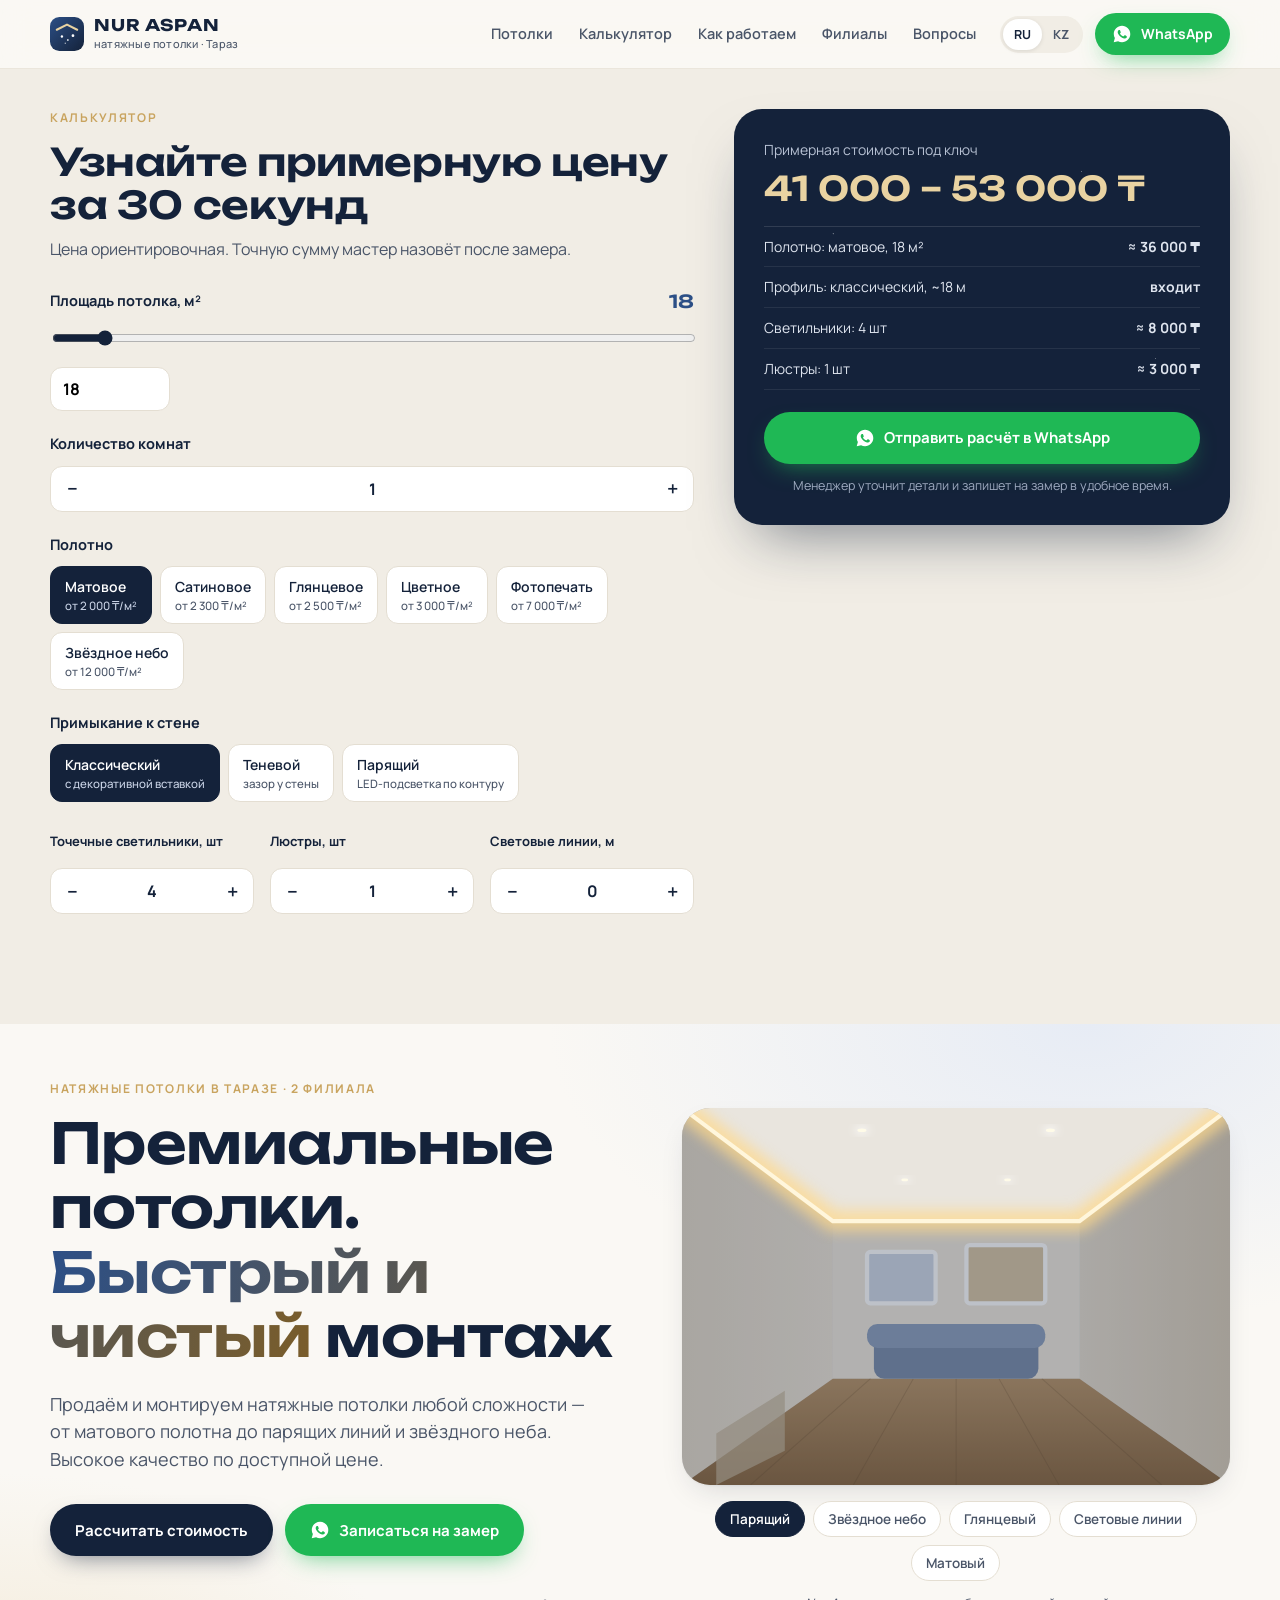
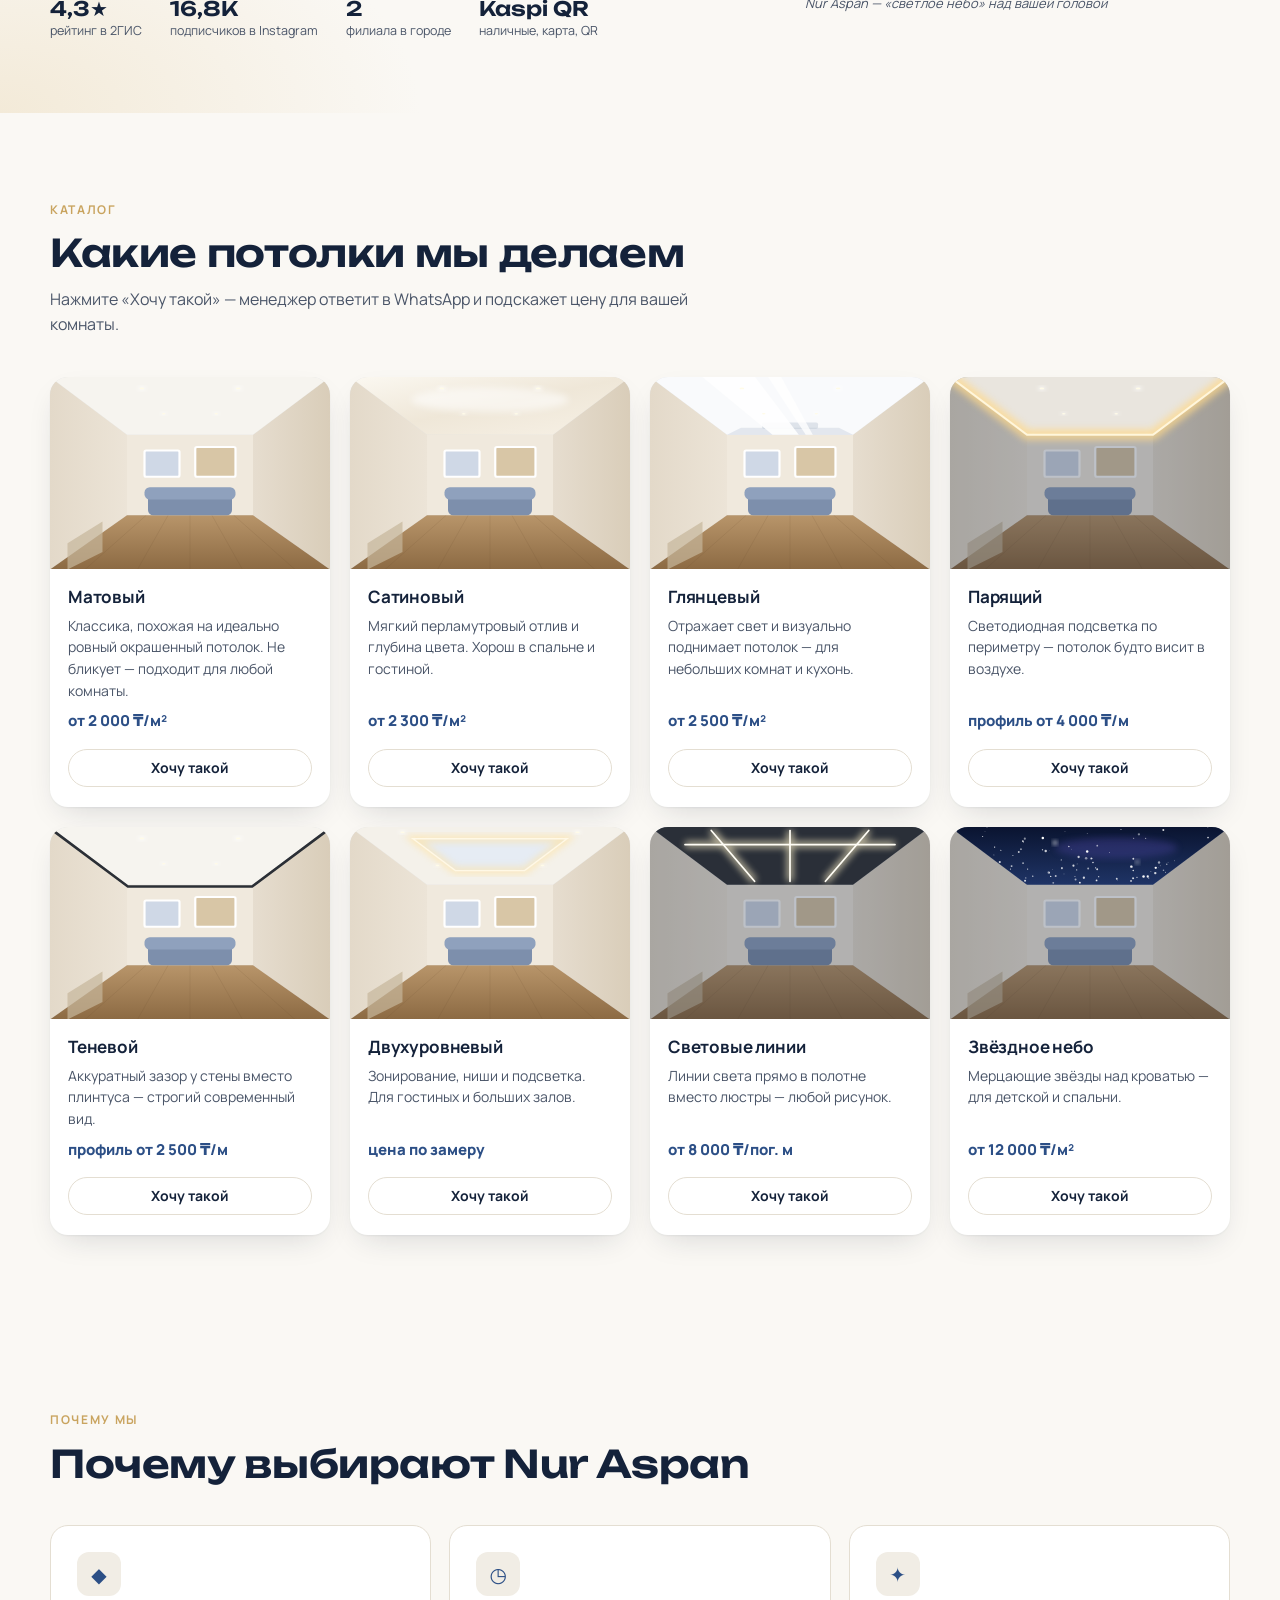
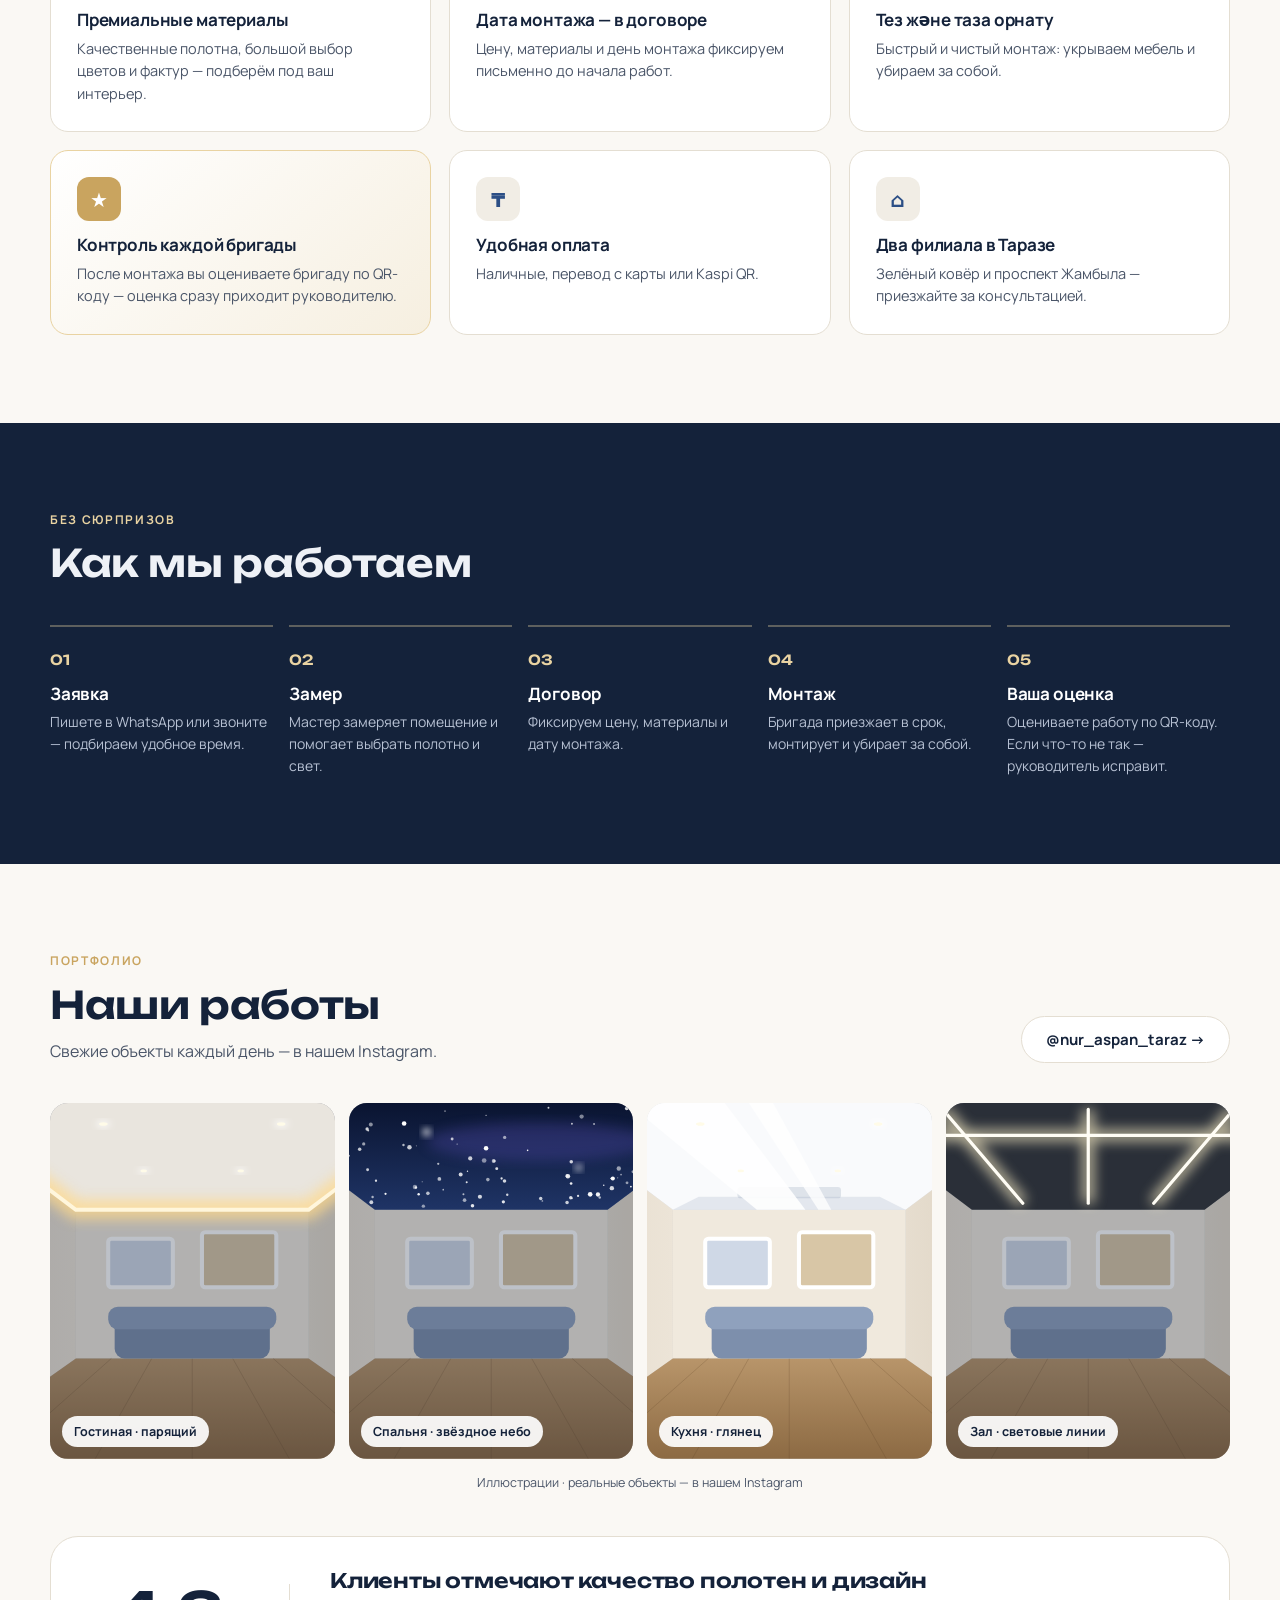
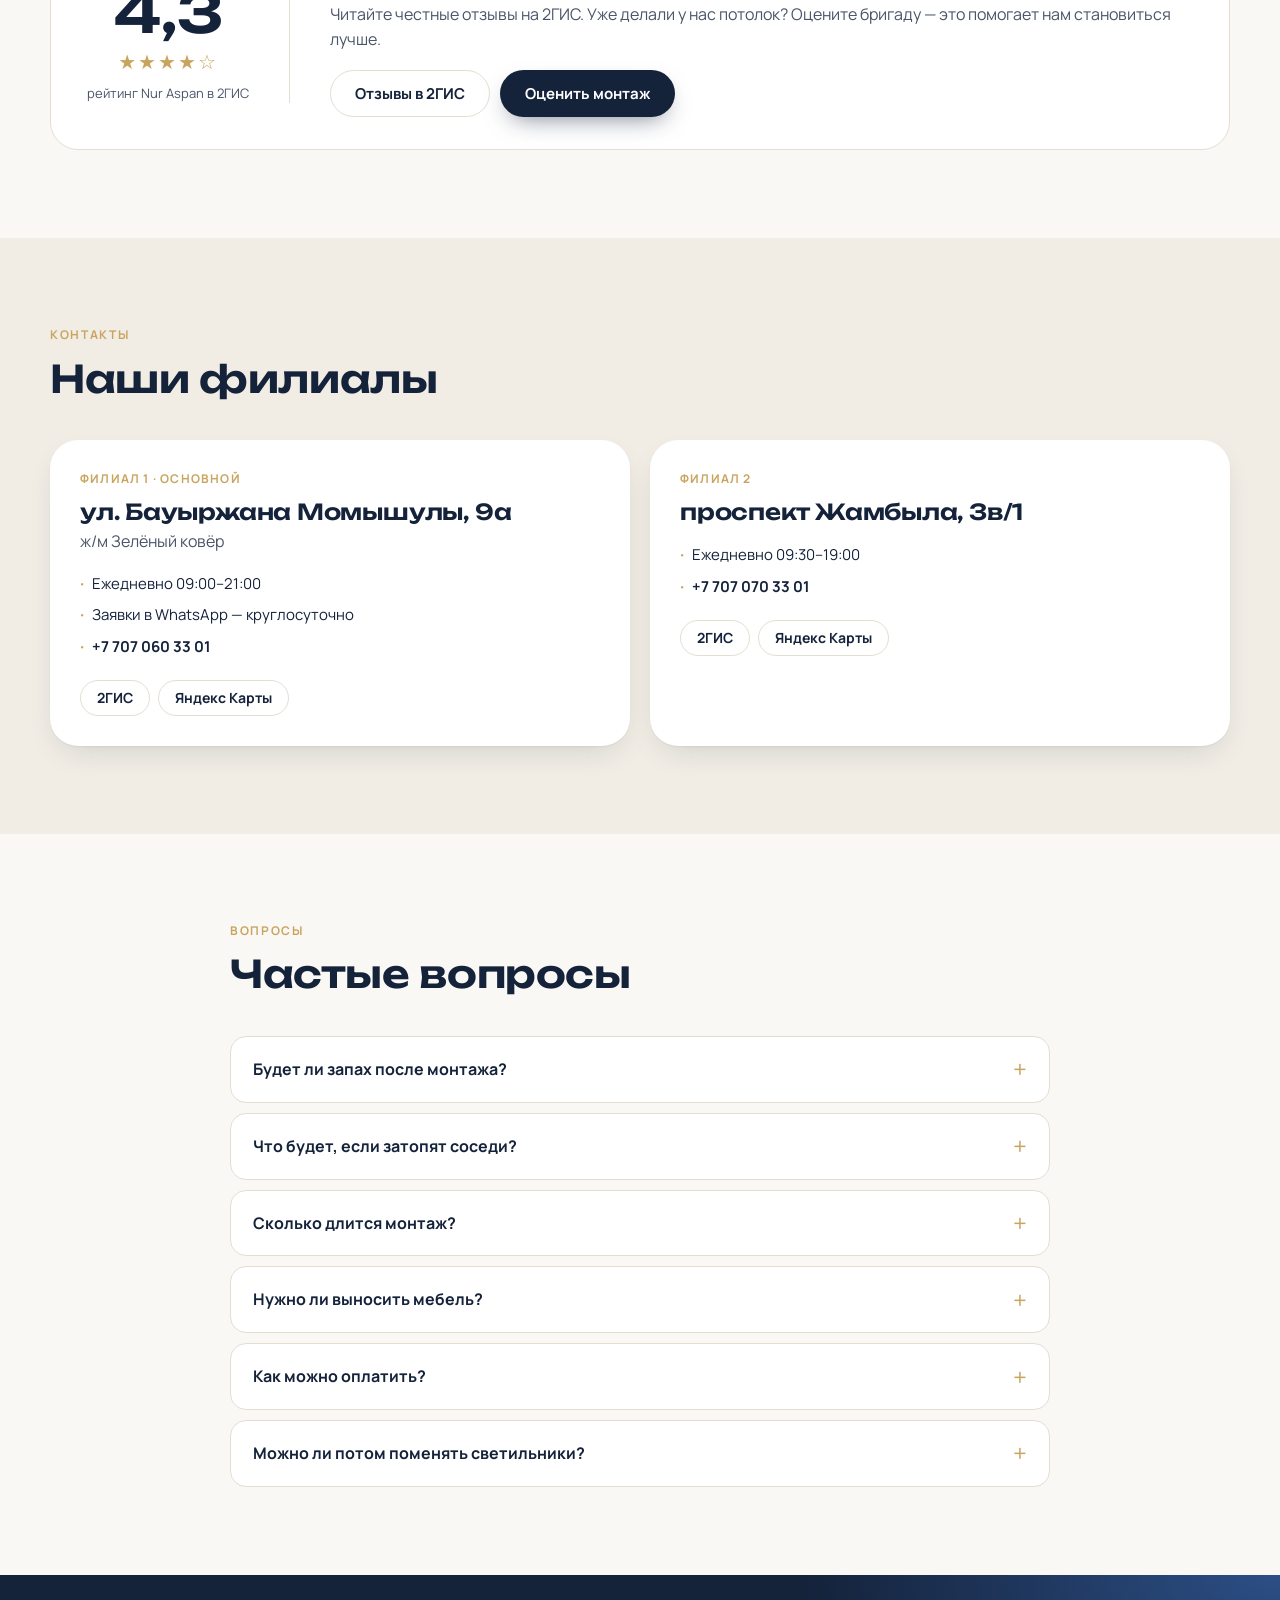
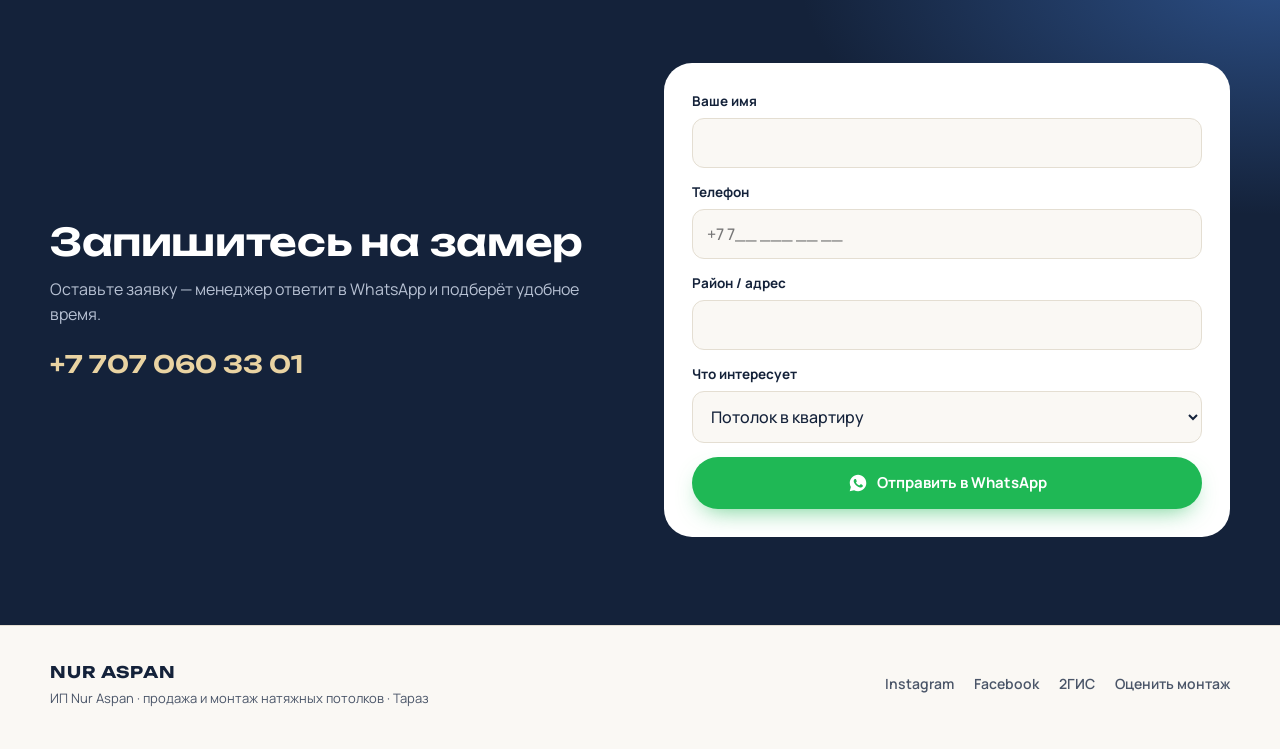
<file: index.html>
<!DOCTYPE html>
<html lang="ru">
<head>
<meta charset="utf-8">
<meta name="viewport" content="width=device-width, initial-scale=1, viewport-fit=cover">
<title>Nur Aspan — натяжные потолки в Таразе | расчёт цены онлайн</title>
<meta name="description" content="Натяжные потолки в Таразе от Nur Aspan: матовые, глянцевые, парящие, теневые, световые линии, звёздное небо. Быстрый и чистый монтаж, 2 филиала, оплата Kaspi QR. Рассчитайте цену онлайн.">
<meta name="theme-color" content="#14223a">
<meta property="og:title" content="Nur Aspan — натяжные потолки в Таразе">
<meta property="og:description" content="Премиальные потолки, быстрый и чистый монтаж. Рассчитайте цену за 30 секунд.">
<meta property="og:type" content="website">
<meta property="og:locale" content="ru_KZ">
<link rel="icon" href="favicon.svg" type="image/svg+xml">
<link rel="preconnect" href="https://fonts.googleapis.com">
<link rel="preconnect" href="https://fonts.gstatic.com" crossorigin>
<link href="https://fonts.googleapis.com/css2?family=Manrope:wght@400;500;600;700;800&family=Unbounded:wght@500;600;700&display=swap&subset=cyrillic-ext" rel="stylesheet">
<link rel="stylesheet" href="styles.css">
<script type="application/ld+json">
{
  "@context": "https://schema.org",
  "@type": "HomeAndConstructionBusiness",
  "name": "Nur Aspan",
  "description": "Продажа и монтаж натяжных потолков и потолочных систем любой сложности в Таразе",
  "telephone": "+77070603301",
  "areaServed": "Тараз",
  "paymentAccepted": "Cash, Card, Kaspi QR",
  "sameAs": ["https://www.instagram.com/nur_aspan_taraz/"],
  "department": [
    {
      "@type": "HomeAndConstructionBusiness",
      "name": "Nur Aspan — Зелёный ковёр",
      "telephone": "+77070603301",
      "address": {"@type": "PostalAddress", "streetAddress": "ул. Бауыржана Момышулы, 9а", "addressLocality": "Тараз", "addressCountry": "KZ"},
      "openingHours": "Mo-Su 09:00-21:00"
    },
    {
      "@type": "HomeAndConstructionBusiness",
      "name": "Nur Aspan — проспект Жамбыла",
      "telephone": "+77070703301",
      "address": {"@type": "PostalAddress", "streetAddress": "проспект Жамбыла, 3в/1", "addressLocality": "Тараз", "addressCountry": "KZ"},
      "openingHours": "Mo-Su 09:30-19:00"
    }
  ]
}
</script>
</head>
<body>

<header class="header" id="top">
  <div class="wrap header__in">
    <a href="#top" class="logo" aria-label="Nur Aspan">
      <svg viewBox="0 0 40 40" width="34" height="34" aria-hidden="true"><defs><linearGradient id="lg" x1="0" y1="0" x2="1" y2="1"><stop offset="0" stop-color="#2c4f86"/><stop offset="1" stop-color="#14223a"/></linearGradient></defs><rect width="40" height="40" rx="11" fill="url(#lg)"/><path d="M8 15 L20 9 L32 15" fill="none" stroke="#e9d3a2" stroke-width="2.4" stroke-linecap="round" stroke-linejoin="round"/><circle cx="14" cy="23" r="1.4" fill="#fff"/><circle cx="21" cy="27" r="1.1" fill="#fff" opacity=".8"/><circle cx="27" cy="22" r="1.6" fill="#fff"/><circle cx="18" cy="31" r=".9" fill="#fff" opacity=".6"/></svg>
      <span class="logo__txt">NUR ASPAN<small data-i18n="logo_sub">натяжные потолки · Тараз</small></span>
    </a>
    <nav class="nav" aria-label="Меню">
      <a href="#catalog" data-i18n="nav_catalog">Потолки</a>
      <a href="#calc" data-i18n="nav_calc">Калькулятор</a>
      <a href="#process" data-i18n="nav_process">Как работаем</a>
      <a href="#branches" data-i18n="nav_branches">Филиалы</a>
      <a href="#faq" data-i18n="nav_faq">Вопросы</a>
    </nav>
    <div class="header__act">
      <div class="lang" role="group" aria-label="Язык">
        <button type="button" data-lang="ru" class="is-on">RU</button>
        <button type="button" data-lang="kz">KZ</button>
      </div>
      <a class="btn btn--wa btn--sm js-wa" data-msg="hello" href="#" target="_blank" rel="noopener">
        <svg class="ico" viewBox="0 0 24 24" aria-hidden="true"><use href="#i-wa"/></svg><span class="hide-sm">WhatsApp</span>
      </a>
    </div>
  </div>
</header>

<main>

<!-- CALCULATOR -->
<section class="sec sec--tint sec--first" id="calc">
  <div class="wrap calc">
    <div class="calc__form">
      <p class="eyebrow" data-i18n="calc_eyebrow">Калькулятор</p>
      <h2 data-i18n="calc_h2">Узнайте примерную цену за 30 секунд</h2>
      <p class="muted" data-i18n="calc_sub">Цена ориентировочная. Точную сумму мастер назовёт после замера.</p>

      <div class="field">
        <label for="cArea"><span><span data-i18n="calc_area">Площадь потолка</span>, м²</span><output id="cAreaOut">18</output></label>
        <input type="range" id="cArea" min="4" max="200" value="18" step="1">
        <input type="number" id="cAreaNum" min="1" max="1000" value="18" inputmode="decimal" aria-label="м²">
      </div>

      <div class="field">
        <label for="cRooms" data-i18n="calc_rooms">Количество комнат</label>
        <div class="stepper" data-for="cRooms"><button type="button" data-d="-1">−</button><input id="cRooms" type="number" min="1" max="20" value="1" inputmode="numeric"><button type="button" data-d="1">+</button></div>
      </div>

      <div class="field">
        <span class="label" data-i18n="calc_canvas">Полотно</span>
        <div class="seg" id="cCanvas"></div>
      </div>

      <div class="field">
        <span class="label" data-i18n="calc_profile">Примыкание к стене</span>
        <div class="seg" id="cProfile"></div>
      </div>

      <div class="field-row">
        <div class="field">
          <label for="cSpots" data-i18n="calc_spots">Точечные светильники, шт</label>
          <div class="stepper"><button type="button" data-d="-1">−</button><input id="cSpots" type="number" min="0" max="200" value="4" inputmode="numeric"><button type="button" data-d="1">+</button></div>
        </div>
        <div class="field">
          <label for="cChand" data-i18n="calc_chand">Люстры, шт</label>
          <div class="stepper"><button type="button" data-d="-1">−</button><input id="cChand" type="number" min="0" max="50" value="1" inputmode="numeric"><button type="button" data-d="1">+</button></div>
        </div>
        <div class="field">
          <label for="cLines" data-i18n="calc_lines">Световые линии, м</label>
          <div class="stepper"><button type="button" data-d="-1">−</button><input id="cLines" type="number" min="0" max="300" value="0" inputmode="numeric"><button type="button" data-d="1">+</button></div>
        </div>
      </div>
    </div>

    <aside class="calc__res" aria-live="polite">
      <div class="res">
        <p class="res__lbl" data-i18n="calc_approx">Примерная стоимость под ключ</p>
        <p class="res__sum" id="cSum">—</p>
        <ul class="res__list" id="cList"></ul>
        <a href="#" class="btn btn--wa btn--block" id="cSend" target="_blank" rel="noopener"><svg class="ico" viewBox="0 0 24 24" aria-hidden="true"><use href="#i-wa"/></svg><span data-i18n="calc_send">Отправить расчёт в WhatsApp</span></a>
        <p class="res__note" data-i18n="calc_note">Менеджер уточнит детали и запишет на замер в удобное время.</p>
      </div>
    </aside>
  </div>
</section>


<!-- HERO -->
<section class="hero">
  <div class="wrap hero__grid">
    <div class="hero__text">
      <p class="eyebrow" data-i18n="hero_eyebrow">Натяжные потолки в Таразе · 2 филиала</p>
      <h1 data-i18n="hero_h1">Премиальные потолки. <em>Быстрый и чистый</em> монтаж</h1>
      <p class="lead" data-i18n="hero_lead">Продаём и монтируем натяжные потолки любой сложности — от матового полотна до парящих линий и звёздного неба. Высокое качество по доступной цене.</p>
      <div class="hero__cta">
        <a href="#calc" class="btn btn--primary" data-i18n="hero_cta1">Рассчитать стоимость</a>
        <a href="#" class="btn btn--wa js-wa" data-msg="measure" target="_blank" rel="noopener"><svg class="ico" viewBox="0 0 24 24" aria-hidden="true"><use href="#i-wa"/></svg><span data-i18n="hero_cta2">Записаться на замер</span></a>
      </div>
      <ul class="trust">
        <li><b>4,3★</b><span data-i18n="trust_1">рейтинг в 2ГИС</span></li>
        <li><b>16,8K</b><span data-i18n="trust_2">подписчиков в Instagram</span></li>
        <li><b>2</b><span data-i18n="trust_3">филиала в городе</span></li>
        <li><b>Kaspi QR</b><span data-i18n="trust_4">наличные, карта, QR</span></li>
      </ul>
    </div>
    <div class="hero__vis">
      <div class="room" id="heroRoom" aria-hidden="true"></div>
      <div class="chips" id="heroChips" role="group" aria-label="Тип потолка"></div>
      <p class="hero__name" data-i18n="hero_name">Nur Aspan — «светлое небо» над вашей головой</p>
    </div>
  </div>
</section>

<!-- CATALOG -->
<section class="sec" id="catalog">
  <div class="wrap">
    <div class="sec__head">
      <p class="eyebrow" data-i18n="cat_eyebrow">Каталог</p>
      <h2 data-i18n="cat_h2">Какие потолки мы делаем</h2>
      <p class="muted" data-i18n="cat_sub">Нажмите «Хочу такой» — менеджер ответит в WhatsApp и подскажет цену для вашей комнаты.</p>
    </div>
    <div class="cards" id="catalogCards"></div>
  </div>
</section>

<!-- WHY -->
<section class="sec" id="why">
  <div class="wrap">
    <div class="sec__head">
      <p class="eyebrow" data-i18n="why_eyebrow">Почему мы</p>
      <h2 data-i18n="why_h2">Почему выбирают Nur Aspan</h2>
    </div>
    <div class="why">
      <div class="why__i"><span class="why__ic">◆</span><h3 data-i18n="why1_t">Премиальные материалы</h3><p data-i18n="why1_d">Качественные полотна, большой выбор цветов и фактур — подберём под ваш интерьер.</p></div>
      <div class="why__i"><span class="why__ic">◷</span><h3 data-i18n="why2_t">Дата монтажа — в договоре</h3><p data-i18n="why2_d">Цену, материалы и день монтажа фиксируем письменно до начала работ.</p></div>
      <div class="why__i"><span class="why__ic">✦</span><h3 data-i18n="why3_t">Тез және таза орнату</h3><p data-i18n="why3_d">Быстрый и чистый монтаж: укрываем мебель и убираем за собой.</p></div>
      <div class="why__i why__i--hl"><span class="why__ic">★</span><h3 data-i18n="why4_t">Контроль каждой бригады</h3><p data-i18n="why4_d">После монтажа вы оцениваете бригаду по QR-коду — оценка сразу приходит руководителю.</p></div>
      <div class="why__i"><span class="why__ic">₸</span><h3 data-i18n="why5_t">Удобная оплата</h3><p data-i18n="why5_d">Наличные, перевод с карты или Kaspi QR.</p></div>
      <div class="why__i"><span class="why__ic">⌂</span><h3 data-i18n="why6_t">Два филиала в Таразе</h3><p data-i18n="why6_d">Зелёный ковёр и проспект Жамбыла — приезжайте за консультацией.</p></div>
    </div>
  </div>
</section>

<!-- PROCESS -->
<section class="sec sec--dark" id="process">
  <div class="wrap">
    <div class="sec__head">
      <p class="eyebrow" data-i18n="proc_eyebrow">Без сюрпризов</p>
      <h2 data-i18n="proc_h2">Как мы работаем</h2>
    </div>
    <ol class="steps">
      <li><b>01</b><h3 data-i18n="st1_t">Заявка</h3><p data-i18n="st1_d">Пишете в WhatsApp или звоните — подбираем удобное время.</p></li>
      <li><b>02</b><h3 data-i18n="st2_t">Замер</h3><p data-i18n="st2_d">Мастер замеряет помещение и помогает выбрать полотно и свет.</p></li>
      <li><b>03</b><h3 data-i18n="st3_t">Договор</h3><p data-i18n="st3_d">Фиксируем цену, материалы и дату монтажа.</p></li>
      <li><b>04</b><h3 data-i18n="st4_t">Монтаж</h3><p data-i18n="st4_d">Бригада приезжает в срок, монтирует и убирает за собой.</p></li>
      <li><b>05</b><h3 data-i18n="st5_t">Ваша оценка</h3><p data-i18n="st5_d">Оцениваете работу по QR-коду. Если что-то не так — руководитель исправит.</p></li>
    </ol>
  </div>
</section>

<!-- WORKS + REVIEWS -->
<section class="sec" id="works">
  <div class="wrap">
    <div class="sec__head sec__head--row">
      <div>
        <p class="eyebrow" data-i18n="works_eyebrow">Портфолио</p>
        <h2 data-i18n="works_h2">Наши работы</h2>
        <p class="muted" data-i18n="works_sub">Свежие объекты каждый день — в нашем Instagram.</p>
      </div>
      <a class="btn btn--ghost js-ig" href="#" target="_blank" rel="noopener">@nur_aspan_taraz →</a>
    </div>
    <div class="works" id="works-grid"></div>

    <div class="reviews">
      <div class="reviews__score">
        <b>4,3</b><span class="stars" aria-hidden="true">★★★★☆</span>
        <p data-i18n="rev_score">рейтинг Nur Aspan в 2ГИС</p>
      </div>
      <div class="reviews__txt">
        <h3 data-i18n="rev_h">Клиенты отмечают качество полотен и дизайн</h3>
        <p class="muted" data-i18n="rev_p">Читайте честные отзывы на 2ГИС. Уже делали у нас потолок? Оцените бригаду — это помогает нам становиться лучше.</p>
        <div class="reviews__btns">
          <a class="btn btn--ghost js-gis" href="#" target="_blank" rel="noopener" data-i18n="rev_btn1">Отзывы в 2ГИС</a>
          <a class="btn btn--primary" href="otzyv.html" data-i18n="rev_btn2">Оценить монтаж</a>
        </div>
      </div>
    </div>
  </div>
</section>

<!-- BRANCHES -->
<section class="sec sec--tint" id="branches">
  <div class="wrap">
    <div class="sec__head">
      <p class="eyebrow" data-i18n="br_eyebrow">Контакты</p>
      <h2 data-i18n="br_h2">Наши филиалы</h2>
    </div>
    <div class="branches">
      <article class="branch">
        <p class="branch__tag" data-i18n="br1_tag">Филиал 1 · основной</p>
        <h3 data-i18n="br1_addr">ул. Бауыржана Момышулы, 9а</h3>
        <p class="muted" data-i18n="br1_area">ж/м Зелёный ковёр</p>
        <ul class="branch__meta">
          <li data-i18n="br1_time">Ежедневно 09:00–21:00</li>
          <li data-i18n="br1_wa">Заявки в WhatsApp — круглосуточно</li>
          <li><a href="tel:+77070603301">+7 707 060 33 01</a></li>
        </ul>
        <div class="branch__btns">
          <a class="btn btn--ghost btn--sm" target="_blank" rel="noopener" href="https://2gis.kz/taraz/search/%D0%91%D0%B0%D1%83%D1%8B%D1%80%D0%B6%D0%B0%D0%BD%D0%B0%20%D0%9C%D0%BE%D0%BC%D1%8B%D1%88%D1%83%D0%BB%D1%8B%209%D0%B0">2ГИС</a>
          <a class="btn btn--ghost btn--sm" target="_blank" rel="noopener" href="https://yandex.kz/maps/?text=%D0%A2%D0%B0%D1%80%D0%B0%D0%B7%2C%20%D1%83%D0%BB%D0%B8%D1%86%D0%B0%20%D0%91%D0%B0%D1%83%D1%8B%D1%80%D0%B6%D0%B0%D0%BD%D0%B0%20%D0%9C%D0%BE%D0%BC%D1%8B%D1%88%D1%83%D0%BB%D1%8B%2C%209%D0%B0">Яндекс Карты</a>
        </div>
      </article>
      <article class="branch">
        <p class="branch__tag" data-i18n="br2_tag">Филиал 2</p>
        <h3 data-i18n="br2_addr">проспект Жамбыла, 3в/1</h3>
        <ul class="branch__meta">
          <li data-i18n="br2_time">Ежедневно 09:30–19:00</li>
          <li><a href="tel:+77070703301">+7 707 070 33 01</a></li>
        </ul>
        <div class="branch__btns">
          <a class="btn btn--ghost btn--sm" target="_blank" rel="noopener" href="https://2gis.kz/taraz/search/%D0%BF%D1%80%D0%BE%D1%81%D0%BF%D0%B5%D0%BA%D1%82%20%D0%96%D0%B0%D0%BC%D0%B1%D1%8B%D0%BB%D0%B0%203%D0%B2%2F1">2ГИС</a>
          <a class="btn btn--ghost btn--sm" target="_blank" rel="noopener" href="https://yandex.kz/maps/?text=%D0%A2%D0%B0%D1%80%D0%B0%D0%B7%2C%20%D0%BF%D1%80%D0%BE%D1%81%D0%BF%D0%B5%D0%BA%D1%82%20%D0%96%D0%B0%D0%BC%D0%B1%D1%8B%D0%BB%D0%B0%2C%203%D0%B2%2F1">Яндекс Карты</a>
        </div>
      </article>
    </div>
  </div>
</section>

<!-- FAQ -->
<section class="sec" id="faq">
  <div class="wrap wrap--narrow">
    <div class="sec__head">
      <p class="eyebrow" data-i18n="faq_eyebrow">Вопросы</p>
      <h2 data-i18n="faq_h2">Частые вопросы</h2>
    </div>
    <div class="faq">
      <details><summary data-i18n="q1">Будет ли запах после монтажа?</summary><p data-i18n="a1">Качественное полотно не имеет стойкого запаха. Лёгкий запах сразу после монтажа уходит за день-два при проветривании.</p></details>
      <details><summary data-i18n="q2">Что будет, если затопят соседи?</summary><p data-i18n="a2">ПВХ-полотно задерживает воду и защищает ремонт. Мастер аккуратно сливает воду, и полотно возвращает форму.</p></details>
      <details><summary data-i18n="q3">Сколько длится монтаж?</summary><p data-i18n="a3">Обычно одна комната — несколько часов. Точную дату и срок указываем в договоре.</p></details>
      <details><summary data-i18n="q4">Нужно ли выносить мебель?</summary><p data-i18n="a4">Нет. Достаточно освободить место у стен — остальное укроем и уберём за собой.</p></details>
      <details><summary data-i18n="q5">Как можно оплатить?</summary><p data-i18n="a5">Наличными, переводом с карты или по QR-коду, включая Kaspi QR.</p></details>
      <details><summary data-i18n="q6">Можно ли потом поменять светильники?</summary><p data-i18n="a6">Да. Точки под свет закладываются при монтаже, а сами светильники можно заменить позже.</p></details>
    </div>
  </div>
</section>

<!-- LEAD FORM -->
<section class="sec sec--dark sec--cta" id="lead">
  <div class="wrap leadbox">
    <div>
      <h2 data-i18n="lead_h2">Запишитесь на замер</h2>
      <p data-i18n="lead_p">Оставьте заявку — менеджер ответит в WhatsApp и подберёт удобное время.</p>
      <p class="leadbox__tel"><a href="tel:+77070603301">+7 707 060 33 01</a></p>
    </div>
    <form class="form" id="leadForm" novalidate>
      <label><span data-i18n="f_name">Ваше имя</span><input name="name" required autocomplete="name"></label>
      <label><span data-i18n="f_phone">Телефон</span><input name="phone" type="tel" required autocomplete="tel" placeholder="+7 7__ ___ __ __"></label>
      <label><span data-i18n="f_district">Район / адрес</span><input name="district" autocomplete="street-address"></label>
      <label><span data-i18n="f_what">Что интересует</span>
        <select name="what">
          <option data-i18n="f_o1" value="1">Потолок в квартиру</option>
          <option data-i18n="f_o2" value="2">Потолок в частный дом</option>
          <option data-i18n="f_o3" value="3">Парящий / световые линии</option>
          <option data-i18n="f_o4" value="4">Пока только узнать цену</option>
        </select>
      </label>
      <button class="btn btn--wa btn--block" type="submit"><svg class="ico" viewBox="0 0 24 24" aria-hidden="true"><use href="#i-wa"/></svg><span data-i18n="f_send">Отправить в WhatsApp</span></button>
      <p class="form__err" id="leadErr" hidden data-i18n="f_err">Укажите имя и телефон</p>
    </form>
  </div>
</section>

</main>

<footer class="footer">
  <div class="wrap footer__in">
    <div>
      <b>NUR ASPAN</b>
      <p class="muted" data-i18n="foot_p">ИП Nur Aspan · продажа и монтаж натяжных потолков · Тараз</p>
    </div>
    <div class="footer__links">
      <a class="js-ig" href="#" target="_blank" rel="noopener">Instagram</a>
      <a class="js-fb" href="#" target="_blank" rel="noopener">Facebook</a>
      <a class="js-gis" href="#" target="_blank" rel="noopener">2ГИС</a>
      <a href="otzyv.html" data-i18n="foot_rate">Оценить монтаж</a>
    </div>
  </div>
</footer>

<!-- mobile bar -->
<div class="mbar">
  <a href="tel:+77070603301" class="mbar__call"><svg class="ico" viewBox="0 0 24 24" aria-hidden="true"><use href="#i-tel"/></svg><span data-i18n="m_call">Позвонить</span></a>
  <a href="#" class="mbar__wa js-wa" data-msg="hello" target="_blank" rel="noopener"><svg class="ico" viewBox="0 0 24 24" aria-hidden="true"><use href="#i-wa"/></svg>WhatsApp</a>
</div>

<svg width="0" height="0" style="position:absolute" aria-hidden="true">
  <symbol id="i-wa" viewBox="0 0 24 24"><path fill="currentColor" d="M12.04 2C6.58 2 2.13 6.45 2.13 11.91c0 1.75.46 3.45 1.32 4.95L2.05 22l5.25-1.38a9.9 9.9 0 0 0 4.74 1.21c5.46 0 9.91-4.45 9.91-9.91S17.5 2 12.04 2Zm5.8 14.01c-.24.68-1.42 1.3-1.95 1.35-.5.05-.97.23-3.27-.68-2.77-1.09-4.52-3.92-4.66-4.1-.13-.18-1.11-1.48-1.11-2.82 0-1.34.7-2 .95-2.27.24-.27.53-.34.71-.34l.51.01c.16 0 .38-.06.6.46.23.54.77 1.87.84 2.01.07.13.11.29.02.47-.09.18-.13.29-.27.45-.13.16-.28.35-.4.47-.13.13-.27.28-.12.55.16.27.7 1.15 1.5 1.86 1.03.92 1.9 1.2 2.17 1.34.27.13.43.11.58-.07.16-.18.67-.78.85-1.05.18-.27.36-.22.6-.13.25.09 1.57.74 1.84.88.27.13.45.2.51.31.07.11.07.65-.17 1.32Z"/></symbol>
  <symbol id="i-tel" viewBox="0 0 24 24"><path fill="currentColor" d="M6.6 10.8a15.1 15.1 0 0 0 6.6 6.6l2.2-2.2c.3-.3.7-.4 1-.2 1.1.4 2.3.6 3.6.6.6 0 1 .4 1 1V20c0 .6-.4 1-1 1A17 17 0 0 1 3 4c0-.6.4-1 1-1h3.5c.6 0 1 .4 1 1 0 1.3.2 2.5.6 3.6.1.3 0 .7-.2 1l-2.3 2.2Z"/></symbol>
</svg>

<script src="app.js"></script>
</body>
</html>
</file>
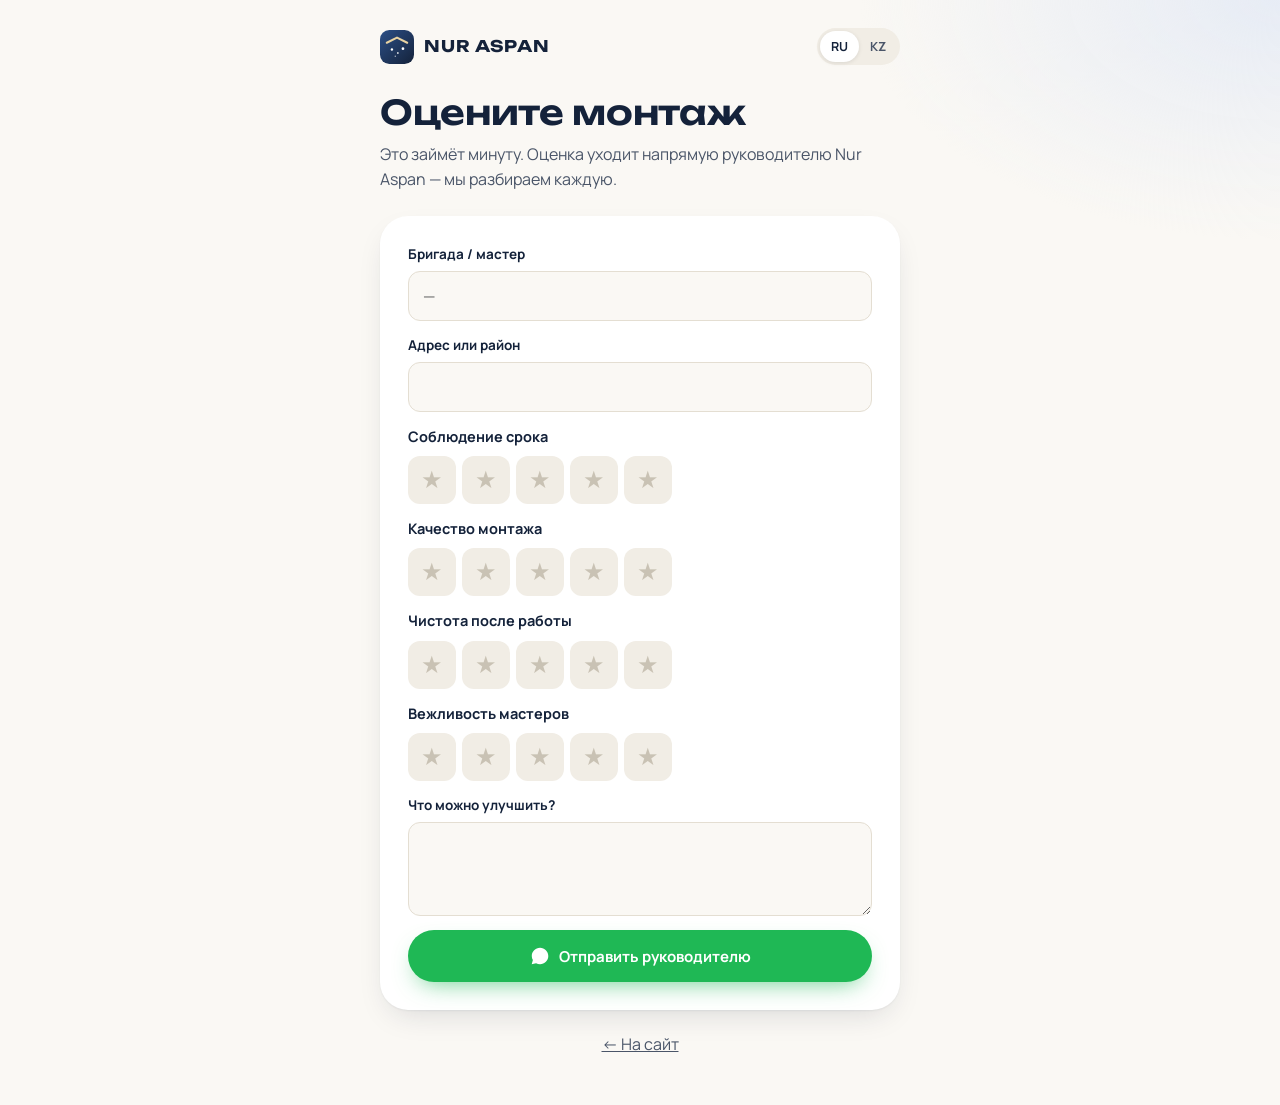
<file: otzyv.html>
<!DOCTYPE html>
<html lang="ru">
<head>
<meta charset="utf-8">
<meta name="viewport" content="width=device-width, initial-scale=1, viewport-fit=cover">
<title>Оцените монтаж — Nur Aspan</title>
<meta name="robots" content="noindex">
<meta name="theme-color" content="#14223a">
<link rel="icon" href="favicon.svg" type="image/svg+xml">
<link rel="preconnect" href="https://fonts.googleapis.com">
<link rel="preconnect" href="https://fonts.gstatic.com" crossorigin>
<link href="https://fonts.googleapis.com/css2?family=Manrope:wght@400;500;600;700;800&family=Unbounded:wght@500;600;700&display=swap&subset=cyrillic-ext" rel="stylesheet">
<link rel="stylesheet" href="styles.css">
</head>
<body>
<main class="rate">
  <div class="rate__box">
    <div class="rate__top">
      <a href="./" class="logo" aria-label="Nur Aspan">
        <svg viewBox="0 0 40 40" width="34" height="34" aria-hidden="true"><defs><linearGradient id="lg" x1="0" y1="0" x2="1" y2="1"><stop offset="0" stop-color="#2c4f86"/><stop offset="1" stop-color="#14223a"/></linearGradient></defs><rect width="40" height="40" rx="11" fill="url(#lg)"/><path d="M8 15 L20 9 L32 15" fill="none" stroke="#e9d3a2" stroke-width="2.4" stroke-linecap="round" stroke-linejoin="round"/><circle cx="14" cy="23" r="1.4" fill="#fff"/><circle cx="21" cy="27" r="1.1" fill="#fff" opacity=".8"/><circle cx="27" cy="22" r="1.6" fill="#fff"/><circle cx="18" cy="31" r=".9" fill="#fff" opacity=".6"/></svg>
        <span class="logo__txt">NUR ASPAN</span>
      </a>
      <div class="lang" role="group" aria-label="Язык">
        <button type="button" data-lang="ru" class="is-on">RU</button>
        <button type="button" data-lang="kz">KZ</button>
      </div>
    </div>

    <h1 data-i18n="r_h1">Оцените монтаж</h1>
    <p class="muted" data-i18n="r_p">Это займёт минуту. Оценка уходит напрямую руководителю Nur Aspan — мы разбираем каждую.</p>

    <form class="form" id="rateForm" novalidate>
      <label><span data-i18n="r_brig">Бригада / мастер</span><input name="b" placeholder="—"></label>
      <label><span data-i18n="r_addr">Адрес или район</span><input name="addr"></label>
      <div class="q"><span class="q__t" data-i18n="r_q1">Соблюдение срока</span><div class="starsel" data-q="q1"></div></div>
      <div class="q"><span class="q__t" data-i18n="r_q2">Качество монтажа</span><div class="starsel" data-q="q2"></div></div>
      <div class="q"><span class="q__t" data-i18n="r_q3">Чистота после работы</span><div class="starsel" data-q="q3"></div></div>
      <div class="q"><span class="q__t" data-i18n="r_q4">Вежливость мастеров</span><div class="starsel" data-q="q4"></div></div>
      <label><span data-i18n="r_comment">Что можно улучшить?</span><textarea name="c" rows="3"></textarea></label>
      <button class="btn btn--wa btn--block" type="submit"><svg class="ico" viewBox="0 0 24 24" aria-hidden="true"><path fill="currentColor" d="M12.04 2C6.58 2 2.13 6.45 2.13 11.91c0 1.75.46 3.45 1.32 4.95L2.05 22l5.25-1.38a9.9 9.9 0 0 0 4.74 1.21c5.46 0 9.91-4.45 9.91-9.91S17.5 2 12.04 2Z"/></svg><span data-i18n="r_send">Отправить руководителю</span></button>
      <p class="form__err" id="rateErr" hidden data-i18n="r_err">Поставьте оценку по всем пунктам</p>
    </form>

    <div class="rate__done" id="rateDone" hidden>
      <h2 data-i18n="r_done_h">Спасибо!</h2>
      <p class="muted" data-i18n="r_done_p">Ваше мнение для нас важно. Если оставите отзыв и в 2ГИС — поможете другим сделать выбор.</p>
      <a class="btn btn--primary js-gis" href="#" target="_blank" rel="noopener" data-i18n="r_gis">Оставить отзыв в 2ГИС</a>
    </div>

    <p style="text-align:center;margin-top:22px"><a href="./" class="muted" data-i18n="r_back">← На сайт</a></p>
  </div>
</main>
<script src="app.js"></script>
</body>
</html>
</file>
<file: styles.css>
:root{
  --bg:#faf8f4; --bg2:#f1ede5; --card:#fff;
  --ink:#14223a; --ink2:#4a5568; --line:#e4ded2;
  --navy:#14223a; --sky:#2c4f86; --gold:#c9a45f; --gold2:#e9d3a2;
  --wa:#1fb855; --wa2:#18a049;
  --r:18px; --r2:28px;
  --shadow:0 1px 2px rgba(20,34,58,.05),0 12px 32px -12px rgba(20,34,58,.18);
  --ff:'Manrope',system-ui,-apple-system,'Segoe UI',Roboto,Arial,sans-serif;
  --fh:'Unbounded','Manrope',system-ui,sans-serif;
}
*{box-sizing:border-box}
html{scroll-behavior:smooth;scroll-padding-top:80px}
body{margin:0;font-family:var(--ff);color:var(--ink);background:var(--bg);font-size:16px;line-height:1.55;-webkit-font-smoothing:antialiased}
img,svg{display:block;max-width:100%}
a{color:inherit}
h1,h2,h3{font-family:var(--fh);font-weight:600;line-height:1.15;margin:0;letter-spacing:-.01em}
h1{font-size:clamp(30px,5.2vw,56px)}
h2{font-size:clamp(24px,3.4vw,38px)}
h3{font-size:17px;font-family:var(--ff);font-weight:700}
p{margin:0}
.muted{color:var(--ink2)}
.wrap{width:min(1180px,100% - 40px);margin-inline:auto}
.wrap--narrow{width:min(820px,100% - 40px)}
.eyebrow{font-size:12px;font-weight:700;letter-spacing:.14em;text-transform:uppercase;color:var(--gold);margin-bottom:12px}
.ico{width:20px;height:20px;flex:none}

/* buttons */
.btn{display:inline-flex;align-items:center;justify-content:center;gap:9px;padding:15px 24px;border-radius:999px;border:1.5px solid transparent;font:700 15px/1 var(--ff);text-decoration:none;cursor:pointer;transition:transform .15s,background .2s,box-shadow .2s,border-color .2s;white-space:nowrap}
.btn:active{transform:scale(.97)}
.btn--primary{background:var(--navy);color:#fff;box-shadow:0 10px 24px -10px rgba(20,34,58,.6)}
.btn--primary:hover{background:var(--sky)}
.btn--wa{background:var(--wa);color:#fff;box-shadow:0 10px 24px -10px rgba(31,184,85,.7)}
.btn--wa:hover{background:var(--wa2)}
.btn--ghost{border-color:var(--line);background:var(--card);color:var(--ink)}
.btn--ghost:hover{border-color:var(--ink)}
.btn--sm{padding:10px 16px;font-size:14px}
.btn--block{width:100%}

/* header */
.header{position:sticky;top:0;z-index:50;background:rgba(250,248,244,.86);backdrop-filter:saturate(1.4) blur(14px);-webkit-backdrop-filter:saturate(1.4) blur(14px);border-bottom:1px solid rgba(228,222,210,.7)}
.header__in{display:flex;align-items:center;gap:24px;height:68px}
.logo{display:flex;align-items:center;gap:10px;text-decoration:none}
.logo__txt{font:700 16px/1.05 var(--fh);letter-spacing:.06em;display:flex;flex-direction:column}
.logo__txt small{font:500 11px/1.3 var(--ff);letter-spacing:.02em;color:var(--ink2);margin-top:3px}
.nav{display:flex;gap:26px;margin-left:auto}
.nav a{text-decoration:none;font-weight:600;font-size:14.5px;color:var(--ink2)}
.nav a:hover{color:var(--ink)}
.header__act{display:flex;align-items:center;gap:12px}
.lang{display:flex;background:var(--bg2);border-radius:999px;padding:3px}
.lang button{border:0;background:none;font:700 12.5px var(--ff);padding:7px 11px;border-radius:999px;cursor:pointer;color:var(--ink2)}
.lang button.is-on{background:var(--card);color:var(--ink);box-shadow:0 1px 4px rgba(0,0,0,.1)}

/* hero */
.hero{padding:56px 0 72px;background:radial-gradient(900px 500px at 85% 0%,#e7ecf5 0%,transparent 60%),radial-gradient(700px 400px at 0% 100%,#f3ead8 0%,transparent 60%)}
.hero__grid{display:grid;grid-template-columns:1.05fr 1fr;gap:56px;align-items:center}
.hero h1 em{font-style:normal;background:linear-gradient(100deg,var(--sky),#7a5d2a);-webkit-background-clip:text;background-clip:text;color:transparent}
.lead{font-size:18px;color:var(--ink2);margin:22px 0 30px;max-width:540px}
.hero__cta{display:flex;gap:12px;flex-wrap:wrap}
.trust{list-style:none;padding:0;margin:40px 0 0;display:grid;grid-template-columns:repeat(4,auto);gap:12px 28px;justify-content:start}
.trust li{display:flex;flex-direction:column}
.trust b{font:600 20px var(--fh)}
.trust span{font-size:12.5px;color:var(--ink2)}
.hero__vis{position:relative}
.room{border-radius:var(--r2);overflow:hidden;box-shadow:var(--shadow);background:#ddd;aspect-ratio:16/11}
.room svg{width:100%;height:100%}
.chips{display:flex;gap:8px;flex-wrap:wrap;margin-top:16px;justify-content:center}
.chip{border:1.5px solid var(--line);background:var(--card);border-radius:999px;padding:8px 14px;font:600 13.5px var(--ff);cursor:pointer;color:var(--ink2);transition:.2s}
.chip.is-on{background:var(--navy);border-color:var(--navy);color:#fff}
.hero__name{text-align:center;font-size:13px;color:var(--ink2);margin-top:12px;font-style:italic}

/* sections */
.sec{padding:88px 0}
.sec--tint{background:var(--bg2)}
.sec--dark{background:var(--navy);color:#eef1f6}
.sec--dark .muted,.sec--dark p{color:#b7c1d3}
.sec--dark .eyebrow{color:var(--gold2)}
.sec__head{margin-bottom:40px;max-width:700px}
.sec__head .muted{margin-top:12px}
.sec__head--row{display:flex;justify-content:space-between;align-items:flex-end;gap:20px;max-width:none}

/* catalog */
.cards{display:grid;grid-template-columns:repeat(4,1fr);gap:20px}
.card{background:var(--card);border-radius:var(--r);overflow:hidden;box-shadow:var(--shadow);display:flex;flex-direction:column;transition:transform .2s}
.card:hover{transform:translateY(-4px)}
.card__vis{aspect-ratio:16/10;background:#ddd}
.card__vis svg{width:100%;height:100%}
.card__b{padding:18px 18px 20px;display:flex;flex-direction:column;gap:8px;flex:1}
.card__b p{font-size:14px;color:var(--ink2);flex:1}
.card__price{font-weight:800;font-size:15px;color:var(--sky)}
.card .btn{margin-top:8px;padding:11px 16px;font-size:14px}

/* calculator */
.calc{display:grid;grid-template-columns:1.3fr 1fr;gap:40px;align-items:start}
.calc__form h2{margin-bottom:10px}
.calc__form>.muted{margin-bottom:28px}
.field{margin-bottom:22px}
.field label,.field .label{display:flex;justify-content:space-between;align-items:center;font-weight:700;font-size:14.5px;margin-bottom:10px}
.field output{font:600 18px var(--fh);color:var(--sky)}
input[type=range]{width:100%;accent-color:var(--navy);height:28px}
#cAreaNum{margin-top:8px;width:120px;padding:10px 12px;border:1.5px solid var(--line);border-radius:12px;font:700 16px var(--ff);background:var(--card)}
.field-row{display:grid;grid-template-columns:repeat(3,1fr);gap:16px}
.field-row label{font-size:13px;min-height:34px}
.seg{display:flex;flex-wrap:wrap;gap:8px}
.seg button{border:1.5px solid var(--line);background:var(--card);border-radius:12px;padding:10px 14px;font:600 14px var(--ff);cursor:pointer;color:var(--ink);transition:.15s;text-align:left}
.seg button small{display:block;font-weight:500;font-size:11.5px;color:var(--ink2);margin-top:2px}
.seg button.is-on{border-color:var(--navy);background:var(--navy);color:#fff}
.seg button.is-on small{color:#c9d3e6}
.stepper{display:flex;align-items:center;background:var(--card);border:1.5px solid var(--line);border-radius:12px;overflow:hidden;width:100%}
.stepper button{border:0;background:none;width:42px;height:44px;font:600 20px var(--ff);cursor:pointer;color:var(--ink)}
.stepper button:hover{background:var(--bg2)}
.stepper input{flex:1;min-width:0;border:0;text-align:center;font:700 16px var(--ff);background:none;-moz-appearance:textfield;color:var(--ink)}
.stepper input::-webkit-inner-spin-button{-webkit-appearance:none}
.calc__res{position:sticky;top:96px}
.res{background:var(--navy);color:#fff;border-radius:var(--r2);padding:30px;box-shadow:0 30px 60px -24px rgba(20,34,58,.55);position:relative;overflow:hidden}
.res::before{content:"";position:absolute;inset:0;background:radial-gradient(1.5px 1.5px at 20% 30%,#fff 50%,transparent 51%),radial-gradient(1px 1px at 70% 15%,#fff 50%,transparent 51%),radial-gradient(1.2px 1.2px at 85% 60%,#fff 50%,transparent 51%),radial-gradient(1px 1px at 40% 80%,#fff 50%,transparent 51%);opacity:.35;pointer-events:none}
.res__lbl{color:#b7c1d3;font-size:14px}
.res__sum{font:600 clamp(26px,3vw,34px)/1.15 var(--fh);margin:8px 0 18px;color:var(--gold2)}
.res__list{list-style:none;padding:0;margin:0 0 22px;font-size:14px;border-top:1px solid rgba(255,255,255,.12)}
.res__list li{display:flex;justify-content:space-between;gap:12px;padding:9px 0;border-bottom:1px solid rgba(255,255,255,.08);color:#dfe5ef}
.res__list li span:last-child{white-space:nowrap;font-weight:700}
.res__note{font-size:12.5px;color:#9fabc0;margin-top:12px;text-align:center}

/* why */
.why{display:grid;grid-template-columns:repeat(3,1fr);gap:18px}
.why__i{background:var(--card);border:1px solid var(--line);border-radius:var(--r);padding:26px}
.why__i h3{margin:14px 0 8px}
.why__i p{font-size:14.5px;color:var(--ink2)}
.why__ic{display:grid;place-items:center;width:44px;height:44px;border-radius:12px;background:var(--bg2);color:var(--sky);font-size:20px;font-weight:800}
.why__i--hl{background:linear-gradient(140deg,#fff 0%,#f6efe0 100%);border-color:var(--gold2)}
.why__i--hl .why__ic{background:var(--gold);color:#fff}

/* steps */
.steps{list-style:none;padding:0;margin:0;display:grid;grid-template-columns:repeat(5,1fr);gap:16px;counter-reset:s}
.steps li{border-top:2px solid rgba(233,211,162,.35);padding-top:20px}
.steps b{font:600 14px var(--fh);color:var(--gold2)}
.steps h3{margin:12px 0 8px;color:#fff}
.steps p{font-size:14px}

/* works */
.works{display:grid;grid-template-columns:repeat(4,1fr);gap:14px}
.work{border-radius:var(--r);overflow:hidden;position:relative;aspect-ratio:4/5;background:#ccc;text-decoration:none}
.work img,.work svg{width:100%;height:100%;object-fit:cover}
.work span{position:absolute;left:12px;bottom:12px;background:rgba(255,255,255,.92);border-radius:999px;padding:6px 12px;font-size:12.5px;font-weight:700;color:var(--ink)}
.works__note{grid-column:1/-1;font-size:12.5px;color:var(--ink2);text-align:center}
.reviews{margin-top:44px;display:grid;grid-template-columns:auto 1fr;gap:40px;align-items:center;background:var(--card);border:1px solid var(--line);border-radius:var(--r2);padding:32px 36px}
.reviews__score{text-align:center;padding-right:40px;border-right:1px solid var(--line)}
.reviews__score b{font:600 56px/1 var(--fh)}
.stars{display:block;color:var(--gold);font-size:20px;letter-spacing:2px;margin:6px 0}
.reviews__score p{font-size:13px;color:var(--ink2)}
.reviews__txt h3{font-size:20px;font-family:var(--fh);font-weight:600}
.reviews__txt .muted{margin:10px 0 18px}
.reviews__btns{display:flex;gap:10px;flex-wrap:wrap}

/* branches */
.branches{display:grid;grid-template-columns:1fr 1fr;gap:20px}
.branch{background:var(--card);border-radius:var(--r2);padding:30px;box-shadow:var(--shadow)}
.branch__tag{font-size:12px;font-weight:700;letter-spacing:.1em;text-transform:uppercase;color:var(--gold);margin-bottom:10px}
.branch h3{font:600 22px/1.2 var(--fh)}
.branch .muted{margin-top:4px}
.branch__meta{list-style:none;padding:0;margin:18px 0 22px;display:grid;gap:8px;font-size:15px}
.branch__meta li::before{content:"·";color:var(--gold);font-weight:800;margin-right:8px}
.branch__meta a{font-weight:700;text-decoration:none}
.branch__btns{display:flex;gap:8px;flex-wrap:wrap}

/* faq */
.faq{display:grid;gap:10px}
.faq details{background:var(--card);border:1px solid var(--line);border-radius:16px;padding:0 22px}
.faq summary{cursor:pointer;list-style:none;font-weight:700;padding:20px 30px 20px 0;position:relative}
.faq summary::-webkit-details-marker{display:none}
.faq summary::after{content:"+";position:absolute;right:0;top:50%;transform:translateY(-50%);font-size:24px;font-weight:400;color:var(--gold);transition:transform .2s}
.faq details[open] summary::after{transform:translateY(-50%) rotate(45deg)}
.faq details p{padding:0 0 20px;color:var(--ink2)}

/* lead */
.sec--cta{background:radial-gradient(800px 400px at 100% 0%,#2c4f86 0%,transparent 60%),var(--navy)}
.leadbox{display:grid;grid-template-columns:1fr 1fr;gap:48px;align-items:center}
.leadbox h2{color:#fff;margin-bottom:14px}
.leadbox__tel{margin-top:22px}
.leadbox__tel a{font:600 24px var(--fh);color:var(--gold2);text-decoration:none}
.form{background:#fff;color:var(--ink);border-radius:var(--r2);padding:28px;display:grid;gap:14px}
.form label{display:grid;gap:6px;font-weight:700;font-size:13.5px}
.form input,.form select,.form textarea{width:100%;border:1.5px solid var(--line);border-radius:12px;padding:13px 14px;font:500 16px var(--ff);background:var(--bg);color:var(--ink)}
.form input:focus,.form select:focus,.form textarea:focus{outline:0;border-color:var(--sky);background:#fff}
.form__err{color:#c0392b;font-size:13.5px;text-align:center}

/* footer */
.footer{padding:34px 0 40px;border-top:1px solid var(--line)}
.footer__in{display:flex;justify-content:space-between;gap:20px;flex-wrap:wrap;align-items:center}
.footer__in b{font-family:var(--fh);letter-spacing:.06em}
.footer__in p{font-size:13px;margin-top:4px}
.footer__links{display:flex;gap:20px;flex-wrap:wrap;font-size:14px;font-weight:600}
.footer__links a{text-decoration:none;color:var(--ink2)}
.footer__links a:hover{color:var(--ink)}

/* mobile bar */
.mbar{display:none}

@media (max-width:1020px){
  .nav{display:none}
  .header__act{margin-left:auto}
  .hero__grid{grid-template-columns:1fr;gap:36px}
  .cards{grid-template-columns:repeat(2,1fr)}
  .calc{grid-template-columns:1fr}
  .calc__res{position:static}
  .why{grid-template-columns:repeat(2,1fr)}
  .steps{grid-template-columns:repeat(2,1fr);gap:24px}
  .works{grid-template-columns:repeat(2,1fr)}
  .leadbox{grid-template-columns:1fr}
}
@media (max-width:640px){
  body{padding-bottom:72px}
  .wrap{width:calc(100% - 32px)}
  .hide-sm{display:none}
  .btn--sm.js-wa{padding:10px 12px}
  .logo__txt small{display:none}
  .hero{padding:32px 0 52px}
  .lead{font-size:16.5px}
  .hero__cta .btn{flex:1 1 100%}
  .trust{grid-template-columns:repeat(2,1fr);gap:16px;margin-top:30px}
  .sec{padding:64px 0}
  .cards{grid-template-columns:1fr}
  .field-row{grid-template-columns:1fr}
  .field-row label{min-height:0}
  .why{grid-template-columns:1fr}
  .steps{grid-template-columns:1fr}
  .reviews{grid-template-columns:1fr;padding:26px;gap:22px}
  .reviews__score{border-right:0;padding-right:0;border-bottom:1px solid var(--line);padding-bottom:20px}
  .branches{grid-template-columns:1fr}
  .sec__head--row{flex-direction:column;align-items:flex-start}
  .res{padding:24px}
  .mbar{display:grid;grid-template-columns:1fr 1.4fr;gap:8px;position:fixed;left:0;right:0;bottom:0;z-index:60;padding:10px 12px calc(10px + env(safe-area-inset-bottom));background:rgba(250,248,244,.94);backdrop-filter:blur(12px);-webkit-backdrop-filter:blur(12px);border-top:1px solid var(--line)}
  .mbar a{display:flex;align-items:center;justify-content:center;gap:8px;border-radius:14px;padding:13px;font-weight:800;text-decoration:none;font-size:15px}
  .mbar__call{background:var(--card);border:1.5px solid var(--line)}
  .mbar__wa{background:var(--wa);color:#fff}
}

/* rate page */
.rate{min-height:100vh;display:grid;place-items:start center;padding:28px 16px 48px;background:radial-gradient(700px 400px at 100% 0%,#e7ecf5 0%,transparent 60%),var(--bg)}
.rate__box{width:min(520px,100%)}
.rate__top{display:flex;justify-content:space-between;align-items:center;margin-bottom:28px}
.rate h1{font-size:clamp(26px,6vw,34px);margin-bottom:10px}
.rate .form{box-shadow:var(--shadow);margin-top:24px}
.q{display:grid;gap:8px}
.q__t{font-weight:700;font-size:14.5px}
.starsel{display:flex;gap:6px}
.starsel button{border:0;background:var(--bg2);width:48px;height:48px;border-radius:12px;font-size:24px;cursor:pointer;color:#c9c2b4;transition:.15s}
.starsel button.on{background:#fbf1da;color:var(--gold)}
.rate__done{text-align:center;background:#fff;border-radius:var(--r2);padding:34px 26px;box-shadow:var(--shadow);margin-top:24px}
.rate__done h2{margin-bottom:10px}
.rate__done .btn{margin-top:14px}
.sec--first{padding-top:40px}@media (max-width:640px){.sec--first{padding-top:24px}}
</file>
